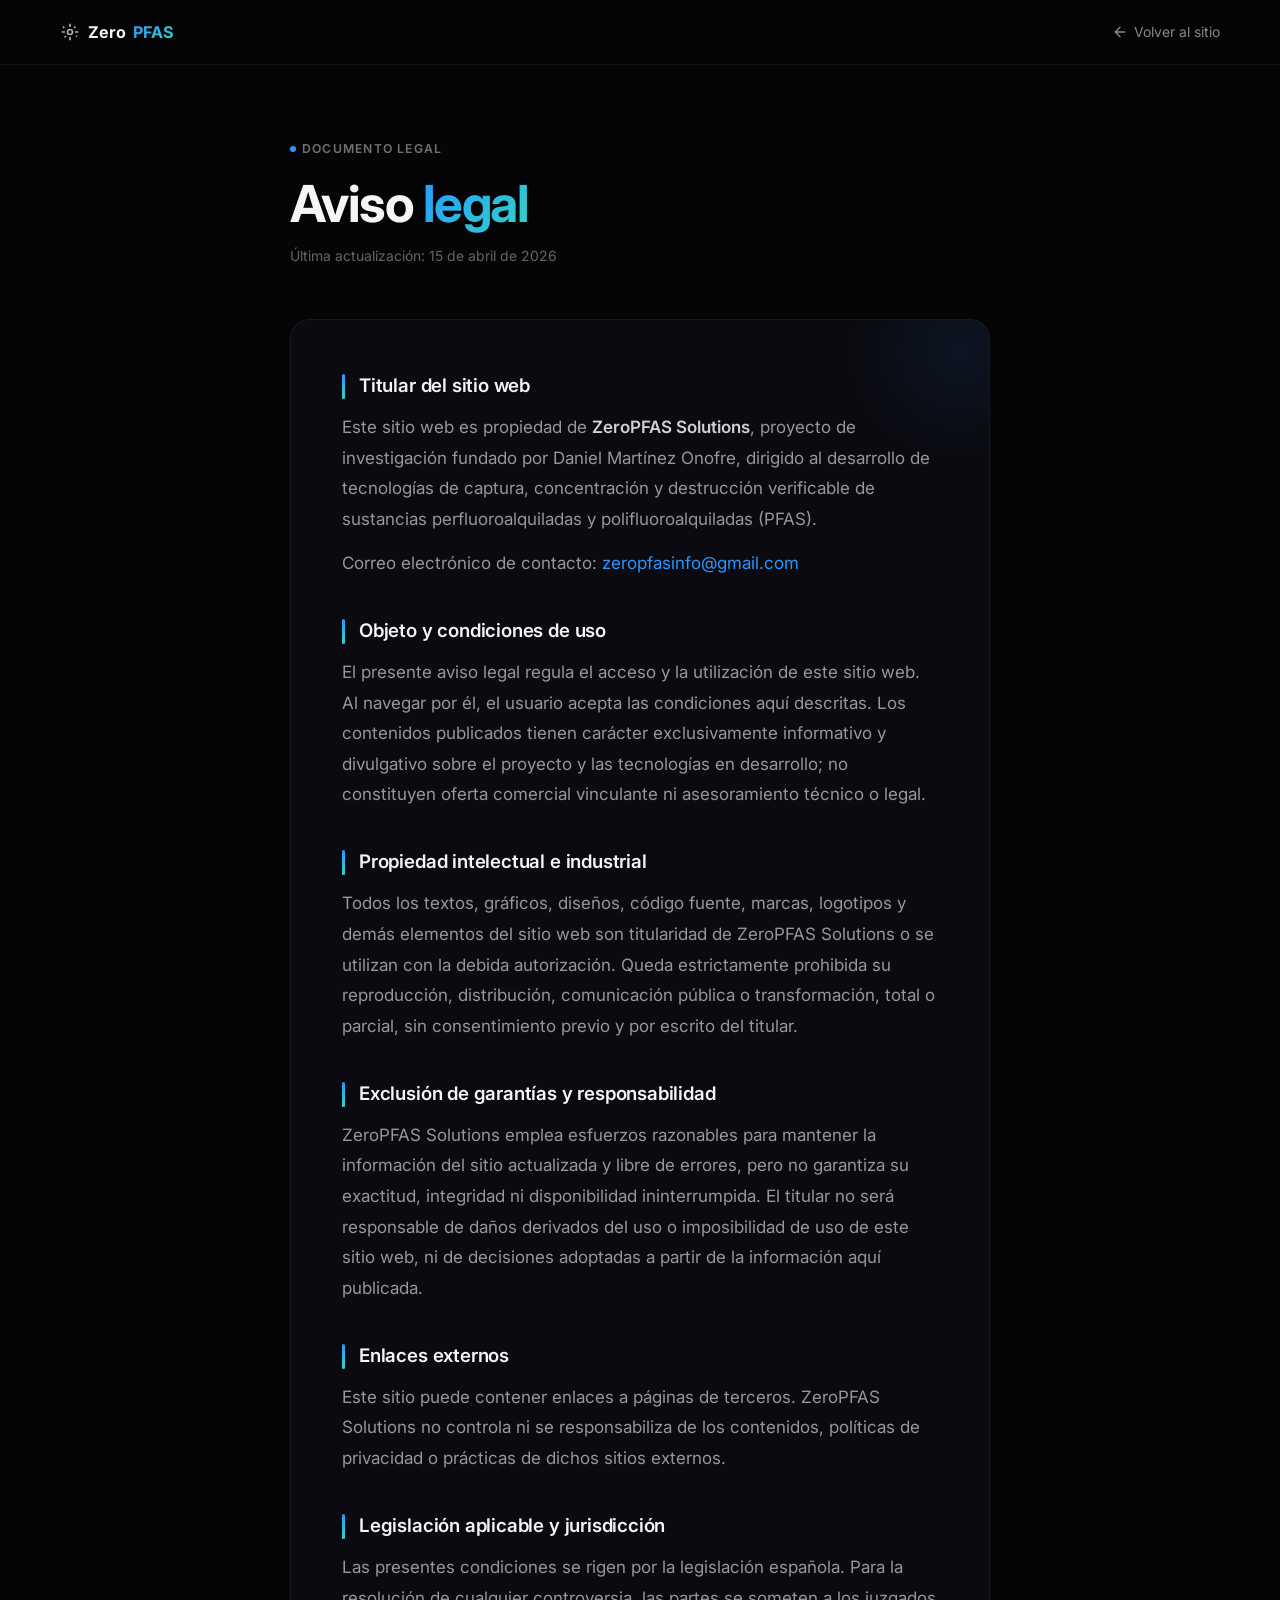
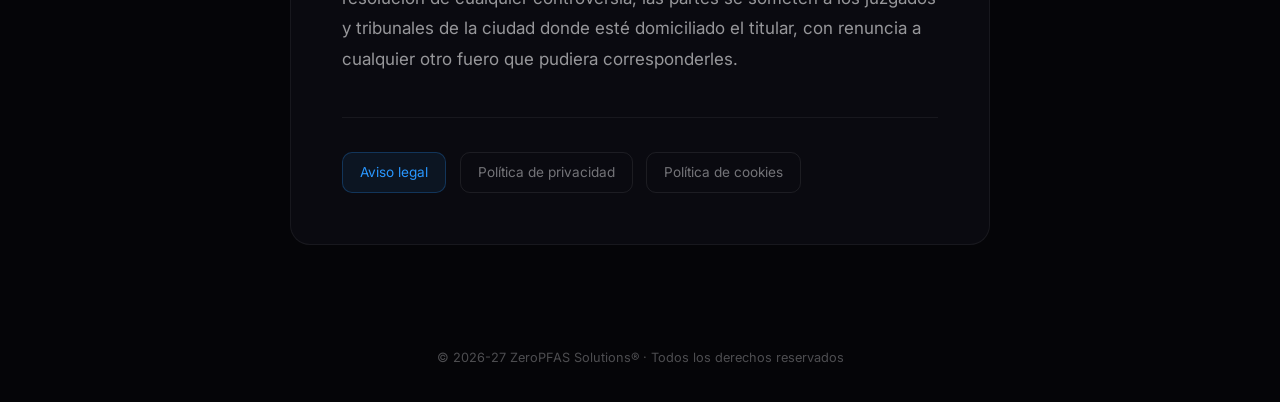
<file: aviso-legal.html>
<!DOCTYPE html>
<html lang="es">
<head>
  <meta charset="UTF-8">
  <meta name="viewport" content="width=device-width, initial-scale=1.0">
  <title>Aviso Legal — ZeroPFAS Solutions</title>
  <meta name="description" content="Aviso legal, condiciones de uso y propiedad intelectual de ZeroPFAS Solutions.">
  <meta name="theme-color" content="#050508">
  <link rel="icon" href="data:image/svg+xml,<svg xmlns='http://www.w3.org/2000/svg' viewBox='0 0 100 100'><text y='.9em' font-size='90'>💧</text></svg>">
  <link rel="preconnect" href="https://fonts.googleapis.com">
  <link rel="preconnect" href="https://fonts.gstatic.com" crossorigin>
  <link href="https://fonts.googleapis.com/css2?family=Inter:wght@300;400;500;600;700&display=swap" rel="stylesheet">
  <style>
    *, *::before, *::after { box-sizing: border-box; margin: 0; padding: 0; }
    html { scroll-behavior: smooth; font-size: 17px; -webkit-font-smoothing: antialiased; }
    body { font-family: 'Inter', -apple-system, BlinkMacSystemFont, sans-serif; background: #050508; color: #f5f5f7; line-height: 1.65; overflow-x: hidden; }
    a { color: inherit; text-decoration: none; }

    /* — Navbar mini — */
    .legal-nav { position: fixed; top: 0; left: 0; width: 100%; z-index: 100; background: rgba(5,5,8,.82); backdrop-filter: blur(18px); -webkit-backdrop-filter: blur(18px); border-bottom: 1px solid rgba(255,255,255,.06); }
    .legal-nav__inner { max-width: 1240px; margin: 0 auto; padding: 0 clamp(20px,4vw,40px); height: 64px; display: flex; align-items: center; justify-content: space-between; }
    .legal-nav__logo { display: flex; align-items: center; gap: 8px; font-weight: 700; font-size: .95rem; letter-spacing: -.01em; }
    .legal-nav__logo svg { opacity: .7; }
    .legal-nav__logo .zero { color: #f5f5f7; }
    .legal-nav__logo .pfas { background: linear-gradient(135deg, #2997ff, #30d5c8); -webkit-background-clip: text; -webkit-text-fill-color: transparent; background-clip: text; }
    .legal-nav__back { font-size: .82rem; color: rgba(245,245,247,.55); transition: color .2s; display: flex; align-items: center; gap: 6px; }
    .legal-nav__back:hover { color: #f5f5f7; }
    .legal-nav__back svg { transition: transform .2s; }
    .legal-nav__back:hover svg { transform: translateX(-3px); }

    /* — Layout — */
    .legal-wrap { max-width: 780px; margin: 0 auto; padding: calc(64px + 4rem) clamp(20px,4vw,40px) 4rem; }

    /* — Header — */
    .legal-header { margin-bottom: 3rem; }
    .legal-header__badge { display: inline-flex; align-items: center; gap: 6px; font-size: .72rem; font-weight: 600; text-transform: uppercase; letter-spacing: .1em; color: rgba(245,245,247,.45); margin-bottom: 1rem; }
    .legal-header__badge::before { content: ''; width: 6px; height: 6px; border-radius: 50%; background: #2997ff; }
    .legal-header h1 { font-size: clamp(2rem, 5vw, 3rem); font-weight: 700; letter-spacing: -.03em; line-height: 1.1; margin-bottom: .75rem; }
    .legal-header h1 span { background: linear-gradient(135deg, #2997ff, #30d5c8); -webkit-background-clip: text; -webkit-text-fill-color: transparent; background-clip: text; }
    .legal-header__date { font-size: .82rem; color: rgba(245,245,247,.4); }

    /* — Content card — */
    .legal-card { background: rgba(14,14,22,.65); border: 1px solid rgba(255,255,255,.06); border-radius: 20px; padding: clamp(2rem,4vw,3rem); position: relative; overflow: hidden; }
    .legal-card::before { content: ''; position: absolute; top: -80px; right: -80px; width: 220px; height: 220px; background: radial-gradient(circle, rgba(41,151,255,.08) 0%, transparent 70%); pointer-events: none; }
    .legal-card h2 { font-size: 1.1rem; font-weight: 600; color: #f5f5f7; margin: 2.2rem 0 .6rem; letter-spacing: -.01em; position: relative; padding-left: 1rem; }
    .legal-card h2::before { content: ''; position: absolute; left: 0; top: 3px; width: 3px; height: calc(100% - 6px); border-radius: 2px; background: linear-gradient(180deg, #2997ff, #30d5c8); }
    .legal-card h2:first-child { margin-top: 0; }
    .legal-card p { color: rgba(245,245,247,.6); line-height: 1.8; margin-bottom: .8rem; }
    .legal-card ul { margin: .5rem 0 1rem 1.2rem; }
    .legal-card li { color: rgba(245,245,247,.6); line-height: 1.8; margin-bottom: .4rem; list-style: none; position: relative; padding-left: 1rem; }
    .legal-card li::before { content: ''; position: absolute; left: 0; top: .7em; width: 5px; height: 5px; border-radius: 50%; background: rgba(41,151,255,.5); }
    .legal-card a { color: #2997ff; transition: color .2s; }
    .legal-card a:hover { color: #30d5c8; }
    .legal-card strong { color: rgba(245,245,247,.85); font-weight: 600; }

    /* — Cross-links — */
    .legal-links { display: flex; flex-wrap: wrap; gap: .8rem; margin-top: 2.5rem; padding-top: 2rem; border-top: 1px solid rgba(255,255,255,.06); }
    .legal-links a { font-size: .8rem; color: rgba(245,245,247,.45); padding: .5rem 1rem; border: 1px solid rgba(255,255,255,.08); border-radius: 10px; transition: all .25s; }
    .legal-links a:hover { color: #f5f5f7; border-color: rgba(41,151,255,.3); background: rgba(41,151,255,.06); }
    .legal-links a.active { color: #2997ff; border-color: rgba(41,151,255,.25); background: rgba(41,151,255,.08); pointer-events: none; }

    /* — Footer mini — */
    .legal-footer { text-align: center; padding: 2rem 1rem; font-size: .75rem; color: rgba(245,245,247,.3); }
  </style>
</head>
<body>

<!-- Navbar -->
<nav class="legal-nav">
  <div class="legal-nav__inner">
    <a href="index.html" class="legal-nav__logo">
      <svg width="20" height="20" viewBox="0 0 24 24" fill="none" stroke="currentColor" stroke-width="2"><circle cx="12" cy="12" r="3"/><path d="M12 2v4m0 12v4M2 12h4m12 0h4m-3.5-6.5L17 7m-10 10-1.5 1.5M20.5 17.5 19 17M5 7 3.5 5.5"/></svg>
      <span class="zero">Zero</span><span class="pfas">PFAS</span>
    </a>
    <a href="index.html" class="legal-nav__back">
      <svg width="16" height="16" viewBox="0 0 24 24" fill="none" stroke="currentColor" stroke-width="2" stroke-linecap="round" stroke-linejoin="round"><path d="M19 12H5m7-7-7 7 7 7"/></svg>
      Volver al sitio
    </a>
  </div>
</nav>

<main class="legal-wrap">
  <!-- Header -->
  <header class="legal-header">
    <div class="legal-header__badge">Documento legal</div>
    <h1>Aviso <span>legal</span></h1>
    <p class="legal-header__date">Última actualización: 15 de abril de 2026</p>
  </header>

  <!-- Content -->
  <div class="legal-card">
    <h2>Titular del sitio web</h2>
    <p>Este sitio web es propiedad de <strong>ZeroPFAS Solutions</strong>, proyecto de investigación fundado por Daniel Martínez Onofre, dirigido al desarrollo de tecnologías de captura, concentración y destrucción verificable de sustancias perfluoroalquiladas y polifluoroalquiladas (PFAS).</p>
    <p>Correo electrónico de contacto: <a href="mailto:zeropfasinfo@gmail.com">zeropfasinfo@gmail.com</a></p>

    <h2>Objeto y condiciones de uso</h2>
    <p>El presente aviso legal regula el acceso y la utilización de este sitio web. Al navegar por él, el usuario acepta las condiciones aquí descritas. Los contenidos publicados tienen carácter exclusivamente informativo y divulgativo sobre el proyecto y las tecnologías en desarrollo; no constituyen oferta comercial vinculante ni asesoramiento técnico o legal.</p>

    <h2>Propiedad intelectual e industrial</h2>
    <p>Todos los textos, gráficos, diseños, código fuente, marcas, logotipos y demás elementos del sitio web son titularidad de ZeroPFAS Solutions o se utilizan con la debida autorización. Queda estrictamente prohibida su reproducción, distribución, comunicación pública o transformación, total o parcial, sin consentimiento previo y por escrito del titular.</p>

    <h2>Exclusión de garantías y responsabilidad</h2>
    <p>ZeroPFAS Solutions emplea esfuerzos razonables para mantener la información del sitio actualizada y libre de errores, pero no garantiza su exactitud, integridad ni disponibilidad ininterrumpida. El titular no será responsable de daños derivados del uso o imposibilidad de uso de este sitio web, ni de decisiones adoptadas a partir de la información aquí publicada.</p>

    <h2>Enlaces externos</h2>
    <p>Este sitio puede contener enlaces a páginas de terceros. ZeroPFAS Solutions no controla ni se responsabiliza de los contenidos, políticas de privacidad o prácticas de dichos sitios externos.</p>

    <h2>Legislación aplicable y jurisdicción</h2>
    <p>Las presentes condiciones se rigen por la legislación española. Para la resolución de cualquier controversia, las partes se someten a los juzgados y tribunales de la ciudad donde esté domiciliado el titular, con renuncia a cualquier otro fuero que pudiera corresponderles.</p>

    <!-- Cross-navigation -->
    <div class="legal-links">
      <a class="active">Aviso legal</a>
      <a href="privacidad.html">Política de privacidad</a>
      <a href="cookies.html">Política de cookies</a>
    </div>
  </div>
</main>

<footer class="legal-footer">
  <p>&copy; 2026-27 ZeroPFAS Solutions&reg; · Todos los derechos reservados</p>
</footer>

</body>
</html>
</file>
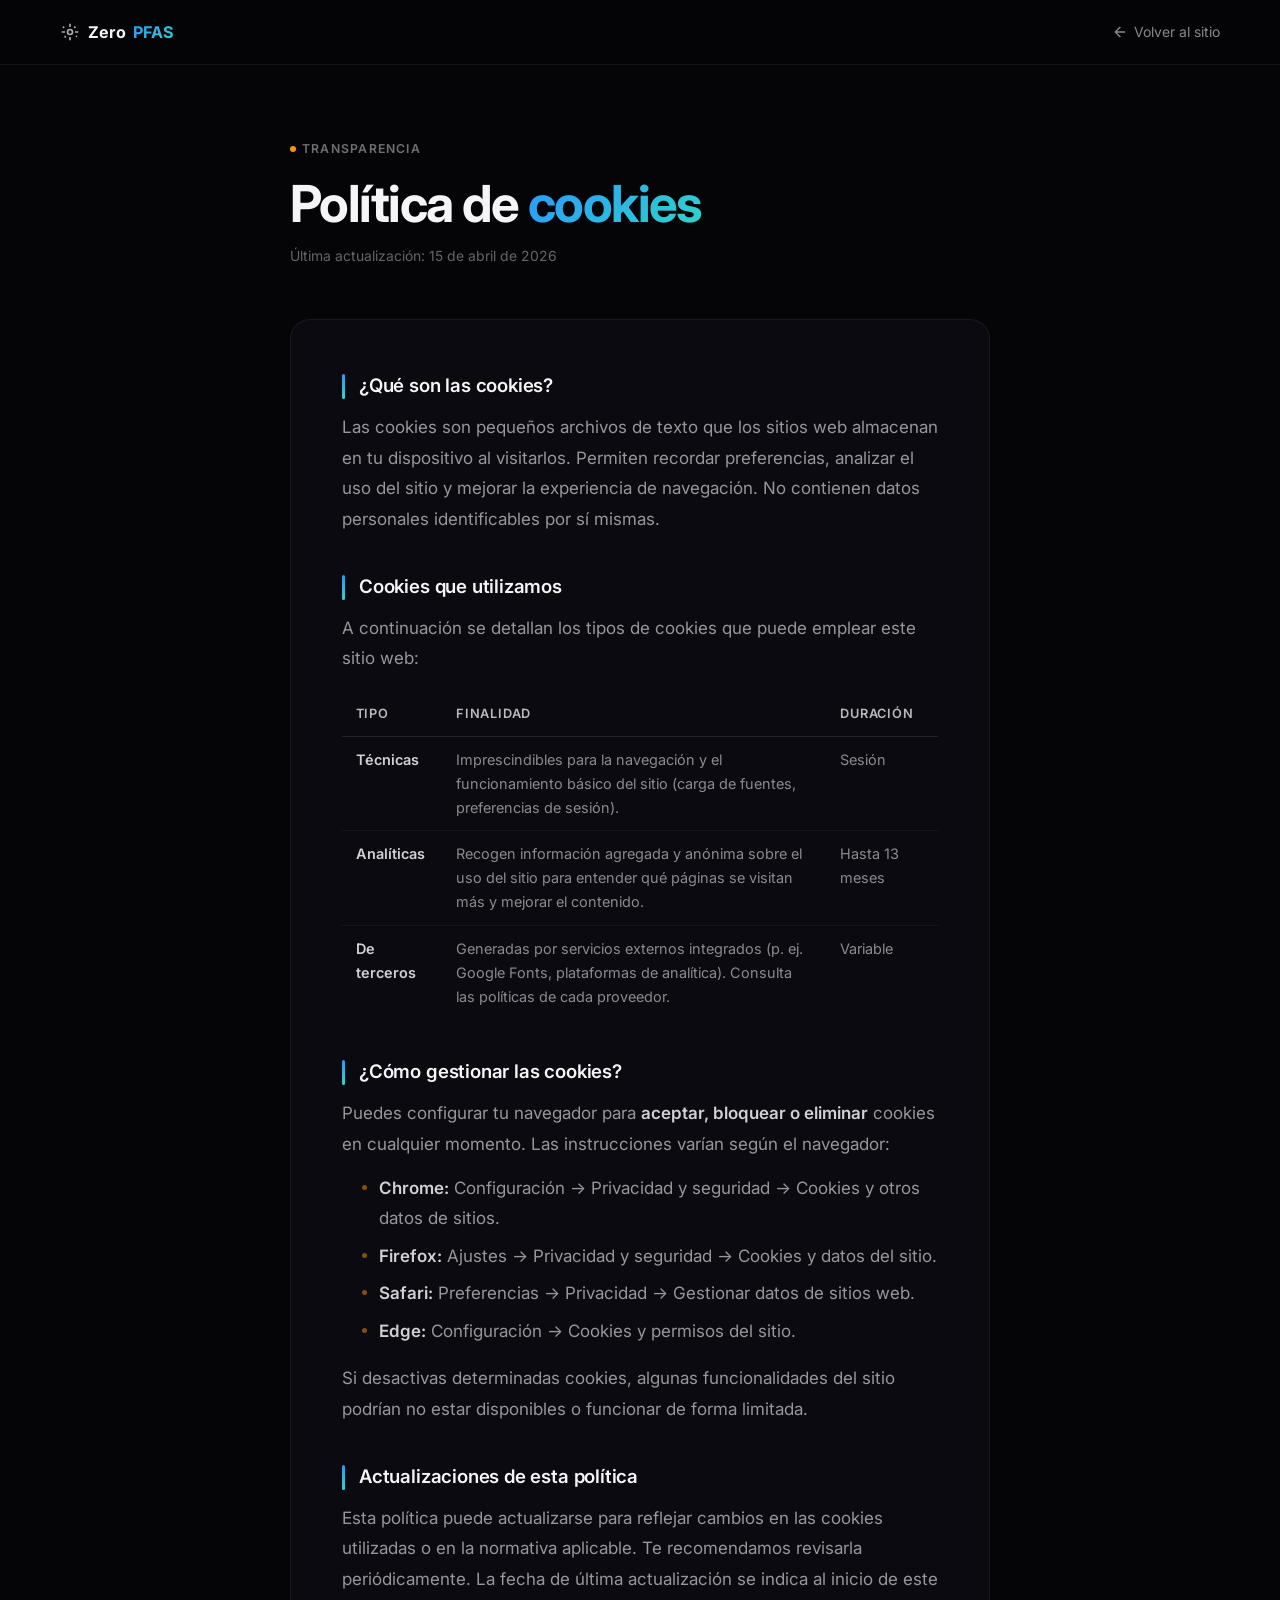
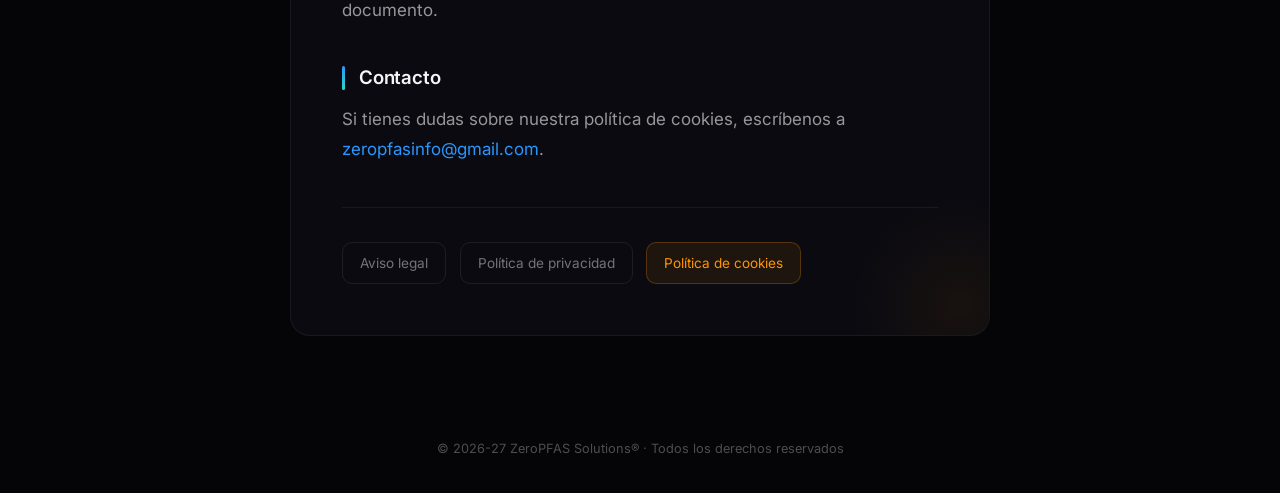
<file: cookies.html>
<!DOCTYPE html>
<html lang="es">
<head>
  <meta charset="UTF-8">
  <meta name="viewport" content="width=device-width, initial-scale=1.0">
  <title>Política de Cookies — ZeroPFAS Solutions</title>
  <meta name="description" content="Política de cookies y tecnologías de rastreo utilizadas en el sitio web de ZeroPFAS Solutions.">
  <meta name="theme-color" content="#050508">
  <link rel="icon" href="data:image/svg+xml,<svg xmlns='http://www.w3.org/2000/svg' viewBox='0 0 100 100'><text y='.9em' font-size='90'>💧</text></svg>">
  <link rel="preconnect" href="https://fonts.googleapis.com">
  <link rel="preconnect" href="https://fonts.gstatic.com" crossorigin>
  <link href="https://fonts.googleapis.com/css2?family=Inter:wght@300;400;500;600;700&display=swap" rel="stylesheet">
  <style>
    *, *::before, *::after { box-sizing: border-box; margin: 0; padding: 0; }
    html { scroll-behavior: smooth; font-size: 17px; -webkit-font-smoothing: antialiased; }
    body { font-family: 'Inter', -apple-system, BlinkMacSystemFont, sans-serif; background: #050508; color: #f5f5f7; line-height: 1.65; overflow-x: hidden; }
    a { color: inherit; text-decoration: none; }

    .legal-nav { position: fixed; top: 0; left: 0; width: 100%; z-index: 100; background: rgba(5,5,8,.82); backdrop-filter: blur(18px); -webkit-backdrop-filter: blur(18px); border-bottom: 1px solid rgba(255,255,255,.06); }
    .legal-nav__inner { max-width: 1240px; margin: 0 auto; padding: 0 clamp(20px,4vw,40px); height: 64px; display: flex; align-items: center; justify-content: space-between; }
    .legal-nav__logo { display: flex; align-items: center; gap: 8px; font-weight: 700; font-size: .95rem; letter-spacing: -.01em; }
    .legal-nav__logo svg { opacity: .7; }
    .legal-nav__logo .zero { color: #f5f5f7; }
    .legal-nav__logo .pfas { background: linear-gradient(135deg, #2997ff, #30d5c8); -webkit-background-clip: text; -webkit-text-fill-color: transparent; background-clip: text; }
    .legal-nav__back { font-size: .82rem; color: rgba(245,245,247,.55); transition: color .2s; display: flex; align-items: center; gap: 6px; }
    .legal-nav__back:hover { color: #f5f5f7; }
    .legal-nav__back svg { transition: transform .2s; }
    .legal-nav__back:hover svg { transform: translateX(-3px); }

    .legal-wrap { max-width: 780px; margin: 0 auto; padding: calc(64px + 4rem) clamp(20px,4vw,40px) 4rem; }

    .legal-header { margin-bottom: 3rem; }
    .legal-header__badge { display: inline-flex; align-items: center; gap: 6px; font-size: .72rem; font-weight: 600; text-transform: uppercase; letter-spacing: .1em; color: rgba(245,245,247,.45); margin-bottom: 1rem; }
    .legal-header__badge::before { content: ''; width: 6px; height: 6px; border-radius: 50%; background: #ff9500; }
    .legal-header h1 { font-size: clamp(2rem, 5vw, 3rem); font-weight: 700; letter-spacing: -.03em; line-height: 1.1; margin-bottom: .75rem; }
    .legal-header h1 span { background: linear-gradient(135deg, #2997ff, #30d5c8); -webkit-background-clip: text; -webkit-text-fill-color: transparent; background-clip: text; }
    .legal-header__date { font-size: .82rem; color: rgba(245,245,247,.4); }

    .legal-card { background: rgba(14,14,22,.65); border: 1px solid rgba(255,255,255,.06); border-radius: 20px; padding: clamp(2rem,4vw,3rem); position: relative; overflow: hidden; }
    .legal-card::before { content: ''; position: absolute; bottom: -80px; right: -80px; width: 220px; height: 220px; background: radial-gradient(circle, rgba(255,149,0,.06) 0%, transparent 70%); pointer-events: none; }
    .legal-card h2 { font-size: 1.1rem; font-weight: 600; color: #f5f5f7; margin: 2.2rem 0 .6rem; letter-spacing: -.01em; position: relative; padding-left: 1rem; }
    .legal-card h2::before { content: ''; position: absolute; left: 0; top: 3px; width: 3px; height: calc(100% - 6px); border-radius: 2px; background: linear-gradient(180deg, #2997ff, #30d5c8); }
    .legal-card h2:first-child { margin-top: 0; }
    .legal-card p { color: rgba(245,245,247,.6); line-height: 1.8; margin-bottom: .8rem; }
    .legal-card ul { margin: .5rem 0 1rem 1.2rem; }
    .legal-card li { color: rgba(245,245,247,.6); line-height: 1.8; margin-bottom: .4rem; list-style: none; position: relative; padding-left: 1rem; }
    .legal-card li::before { content: ''; position: absolute; left: 0; top: .7em; width: 5px; height: 5px; border-radius: 50%; background: rgba(255,149,0,.5); }
    .legal-card a { color: #2997ff; transition: color .2s; }
    .legal-card a:hover { color: #30d5c8; }
    .legal-card strong { color: rgba(245,245,247,.85); font-weight: 600; }

    /* Cookie table */
    .cookie-table { width: 100%; border-collapse: collapse; margin: 1rem 0 1.5rem; font-size: .85rem; }
    .cookie-table th { text-align: left; font-weight: 600; color: rgba(245,245,247,.75); padding: .7rem .8rem; border-bottom: 1px solid rgba(255,255,255,.1); font-size: .75rem; text-transform: uppercase; letter-spacing: .06em; }
    .cookie-table td { padding: .65rem .8rem; color: rgba(245,245,247,.55); border-bottom: 1px solid rgba(255,255,255,.04); vertical-align: top; }
    .cookie-table tr:last-child td { border-bottom: none; }
    .cookie-table code { background: rgba(41,151,255,.08); color: #2997ff; padding: .15em .4em; border-radius: 4px; font-size: .82em; font-family: 'SF Mono', 'Fira Code', monospace; }

    .legal-links { display: flex; flex-wrap: wrap; gap: .8rem; margin-top: 2.5rem; padding-top: 2rem; border-top: 1px solid rgba(255,255,255,.06); }
    .legal-links a { font-size: .8rem; color: rgba(245,245,247,.45); padding: .5rem 1rem; border: 1px solid rgba(255,255,255,.08); border-radius: 10px; transition: all .25s; }
    .legal-links a:hover { color: #f5f5f7; border-color: rgba(41,151,255,.3); background: rgba(41,151,255,.06); }
    .legal-links a.active { color: #ff9500; border-color: rgba(255,149,0,.25); background: rgba(255,149,0,.08); pointer-events: none; }

    .legal-footer { text-align: center; padding: 2rem 1rem; font-size: .75rem; color: rgba(245,245,247,.3); }

    @media (max-width: 600px) {
      .cookie-table { font-size: .78rem; }
      .cookie-table th, .cookie-table td { padding: .5rem .4rem; }
    }
  </style>
</head>
<body>

<nav class="legal-nav">
  <div class="legal-nav__inner">
    <a href="index.html" class="legal-nav__logo">
      <svg width="20" height="20" viewBox="0 0 24 24" fill="none" stroke="currentColor" stroke-width="2"><circle cx="12" cy="12" r="3"/><path d="M12 2v4m0 12v4M2 12h4m12 0h4m-3.5-6.5L17 7m-10 10-1.5 1.5M20.5 17.5 19 17M5 7 3.5 5.5"/></svg>
      <span class="zero">Zero</span><span class="pfas">PFAS</span>
    </a>
    <a href="index.html" class="legal-nav__back">
      <svg width="16" height="16" viewBox="0 0 24 24" fill="none" stroke="currentColor" stroke-width="2" stroke-linecap="round" stroke-linejoin="round"><path d="M19 12H5m7-7-7 7 7 7"/></svg>
      Volver al sitio
    </a>
  </div>
</nav>

<main class="legal-wrap">
  <header class="legal-header">
    <div class="legal-header__badge">Transparencia</div>
    <h1>Política de <span>cookies</span></h1>
    <p class="legal-header__date">Última actualización: 15 de abril de 2026</p>
  </header>

  <div class="legal-card">
    <h2>¿Qué son las cookies?</h2>
    <p>Las cookies son pequeños archivos de texto que los sitios web almacenan en tu dispositivo al visitarlos. Permiten recordar preferencias, analizar el uso del sitio y mejorar la experiencia de navegación. No contienen datos personales identificables por sí mismas.</p>

    <h2>Cookies que utilizamos</h2>
    <p>A continuación se detallan los tipos de cookies que puede emplear este sitio web:</p>

    <table class="cookie-table">
      <thead>
        <tr>
          <th>Tipo</th>
          <th>Finalidad</th>
          <th>Duración</th>
        </tr>
      </thead>
      <tbody>
        <tr>
          <td><strong>Técnicas</strong></td>
          <td>Imprescindibles para la navegación y el funcionamiento básico del sitio (carga de fuentes, preferencias de sesión).</td>
          <td>Sesión</td>
        </tr>
        <tr>
          <td><strong>Analíticas</strong></td>
          <td>Recogen información agregada y anónima sobre el uso del sitio para entender qué páginas se visitan más y mejorar el contenido.</td>
          <td>Hasta 13 meses</td>
        </tr>
        <tr>
          <td><strong>De terceros</strong></td>
          <td>Generadas por servicios externos integrados (p. ej. Google Fonts, plataformas de analítica). Consulta las políticas de cada proveedor.</td>
          <td>Variable</td>
        </tr>
      </tbody>
    </table>

    <h2>¿Cómo gestionar las cookies?</h2>
    <p>Puedes configurar tu navegador para <strong>aceptar, bloquear o eliminar</strong> cookies en cualquier momento. Las instrucciones varían según el navegador:</p>
    <ul>
      <li><strong>Chrome:</strong> Configuración → Privacidad y seguridad → Cookies y otros datos de sitios.</li>
      <li><strong>Firefox:</strong> Ajustes → Privacidad y seguridad → Cookies y datos del sitio.</li>
      <li><strong>Safari:</strong> Preferencias → Privacidad → Gestionar datos de sitios web.</li>
      <li><strong>Edge:</strong> Configuración → Cookies y permisos del sitio.</li>
    </ul>
    <p>Si desactivas determinadas cookies, algunas funcionalidades del sitio podrían no estar disponibles o funcionar de forma limitada.</p>

    <h2>Actualizaciones de esta política</h2>
    <p>Esta política puede actualizarse para reflejar cambios en las cookies utilizadas o en la normativa aplicable. Te recomendamos revisarla periódicamente. La fecha de última actualización se indica al inicio de este documento.</p>

    <h2>Contacto</h2>
    <p>Si tienes dudas sobre nuestra política de cookies, escríbenos a <a href="mailto:zeropfasinfo@gmail.com">zeropfasinfo@gmail.com</a>.</p>

    <div class="legal-links">
      <a href="aviso-legal.html">Aviso legal</a>
      <a href="privacidad.html">Política de privacidad</a>
      <a class="active">Política de cookies</a>
    </div>
  </div>
</main>

<footer class="legal-footer">
  <p>&copy; 2026-27 ZeroPFAS Solutions&reg; · Todos los derechos reservados</p>
</footer>

</body>
</html>
</file>
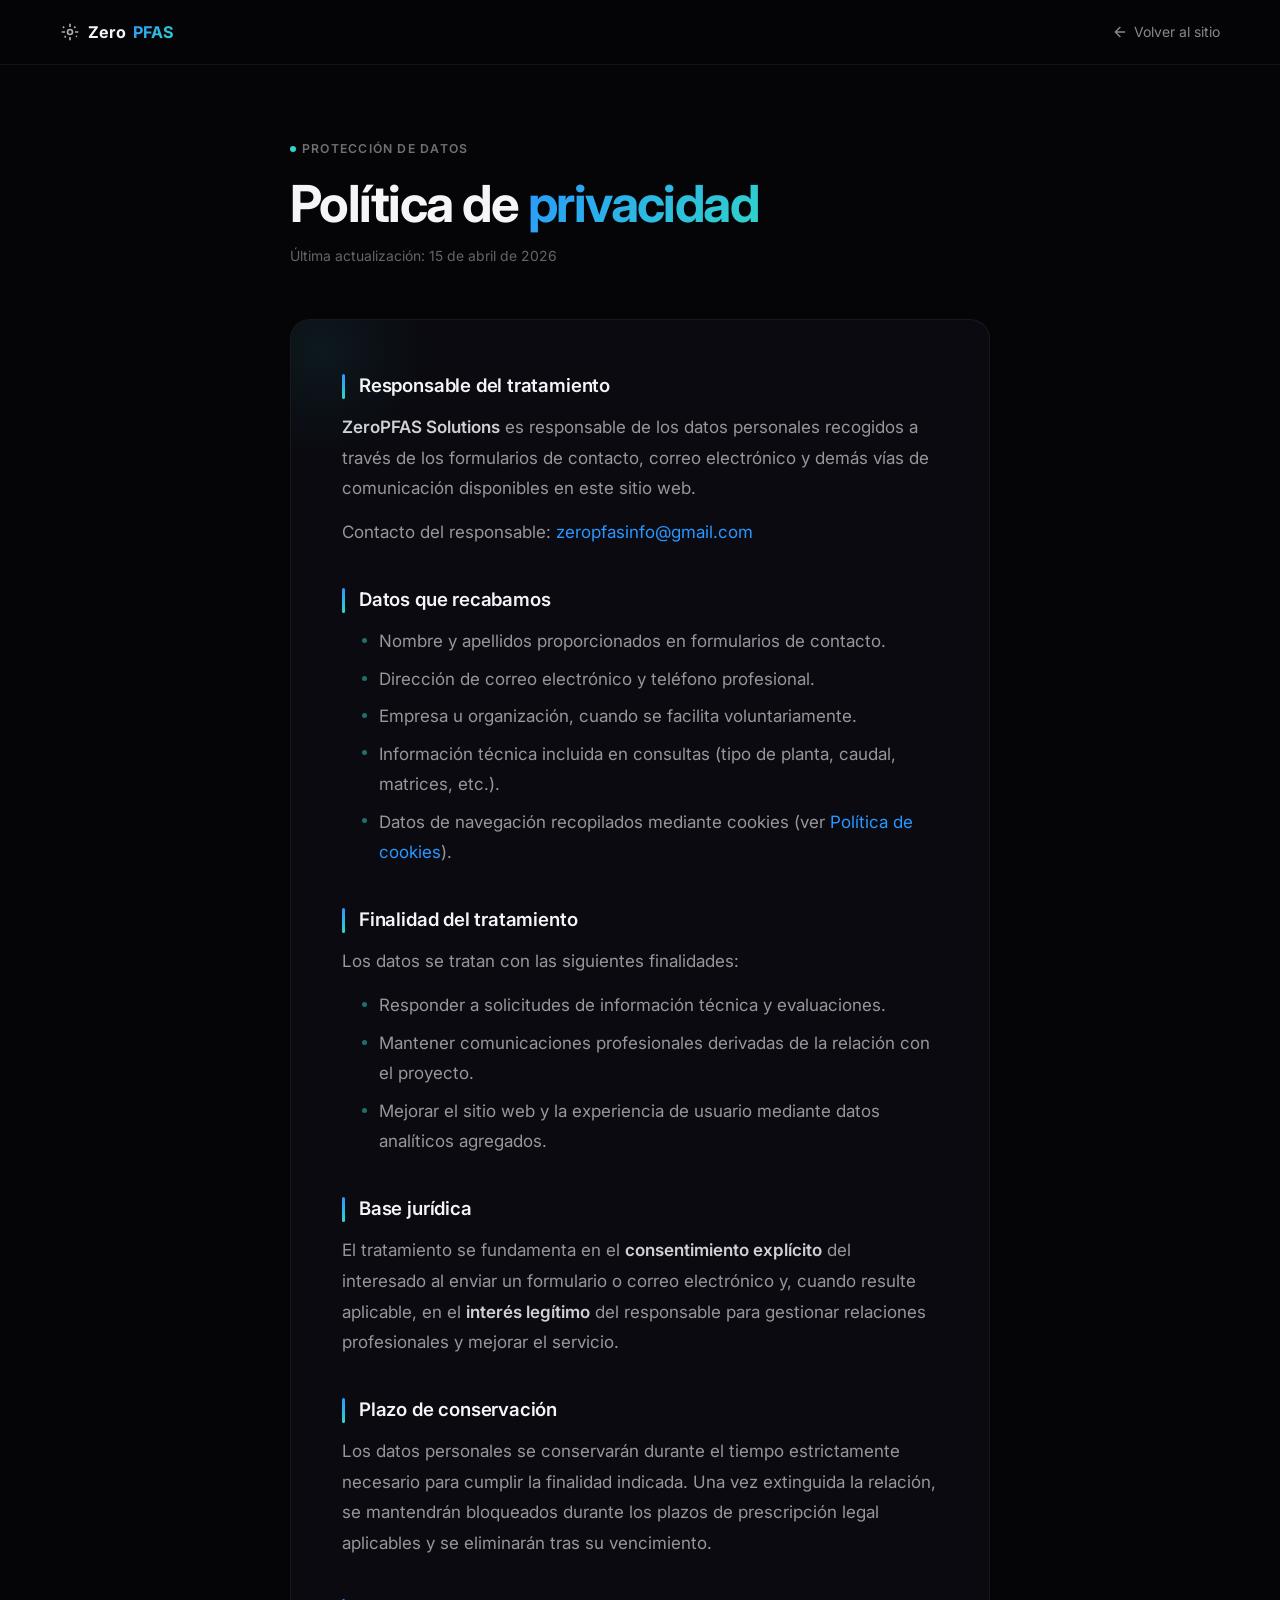
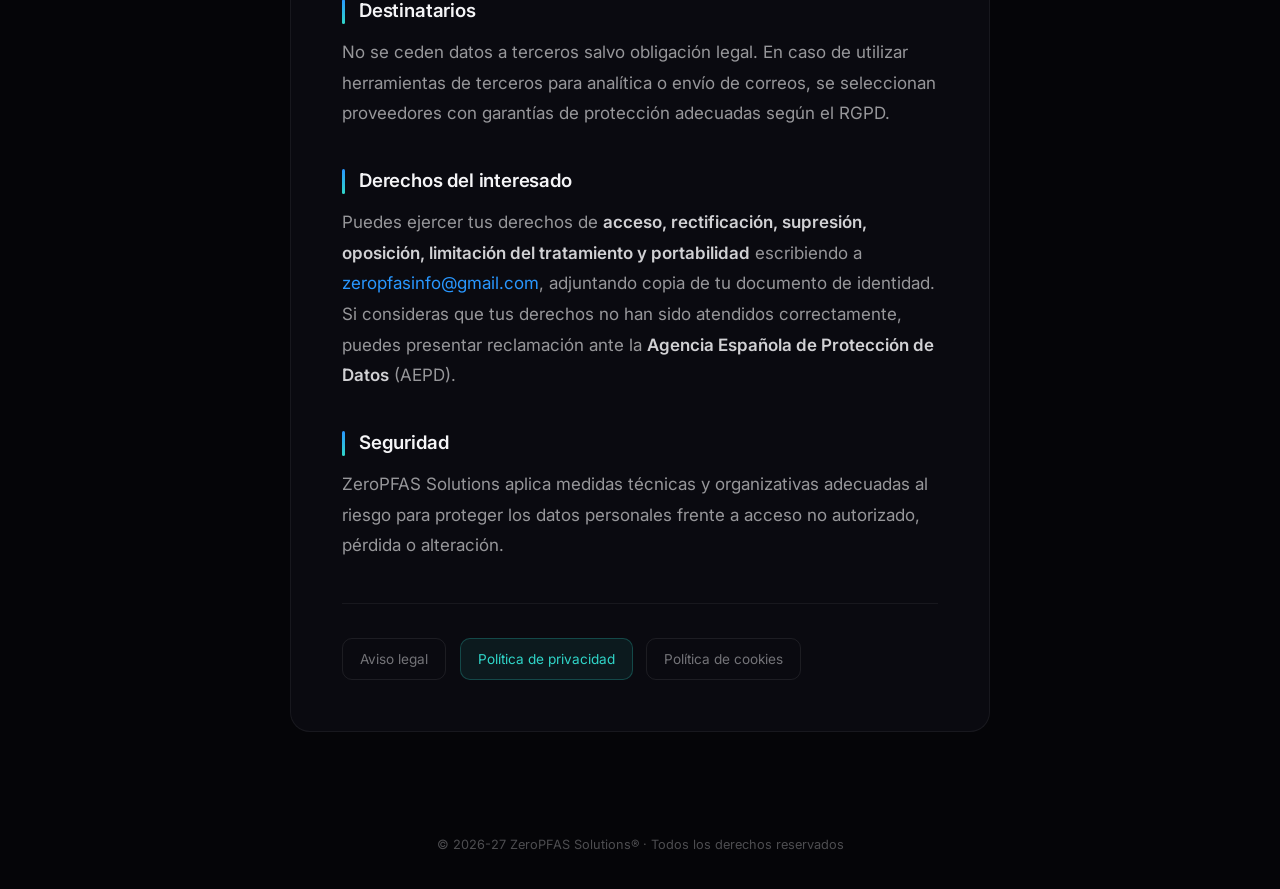
<file: privacidad.html>
<!DOCTYPE html>
<html lang="es">
<head>
  <meta charset="UTF-8">
  <meta name="viewport" content="width=device-width, initial-scale=1.0">
  <title>Política de Privacidad — ZeroPFAS Solutions</title>
  <meta name="description" content="Política de privacidad y protección de datos personales de ZeroPFAS Solutions.">
  <meta name="theme-color" content="#050508">
  <link rel="icon" href="data:image/svg+xml,<svg xmlns='http://www.w3.org/2000/svg' viewBox='0 0 100 100'><text y='.9em' font-size='90'>💧</text></svg>">
  <link rel="preconnect" href="https://fonts.googleapis.com">
  <link rel="preconnect" href="https://fonts.gstatic.com" crossorigin>
  <link href="https://fonts.googleapis.com/css2?family=Inter:wght@300;400;500;600;700&display=swap" rel="stylesheet">
  <style>
    *, *::before, *::after { box-sizing: border-box; margin: 0; padding: 0; }
    html { scroll-behavior: smooth; font-size: 17px; -webkit-font-smoothing: antialiased; }
    body { font-family: 'Inter', -apple-system, BlinkMacSystemFont, sans-serif; background: #050508; color: #f5f5f7; line-height: 1.65; overflow-x: hidden; }
    a { color: inherit; text-decoration: none; }

    .legal-nav { position: fixed; top: 0; left: 0; width: 100%; z-index: 100; background: rgba(5,5,8,.82); backdrop-filter: blur(18px); -webkit-backdrop-filter: blur(18px); border-bottom: 1px solid rgba(255,255,255,.06); }
    .legal-nav__inner { max-width: 1240px; margin: 0 auto; padding: 0 clamp(20px,4vw,40px); height: 64px; display: flex; align-items: center; justify-content: space-between; }
    .legal-nav__logo { display: flex; align-items: center; gap: 8px; font-weight: 700; font-size: .95rem; letter-spacing: -.01em; }
    .legal-nav__logo svg { opacity: .7; }
    .legal-nav__logo .zero { color: #f5f5f7; }
    .legal-nav__logo .pfas { background: linear-gradient(135deg, #2997ff, #30d5c8); -webkit-background-clip: text; -webkit-text-fill-color: transparent; background-clip: text; }
    .legal-nav__back { font-size: .82rem; color: rgba(245,245,247,.55); transition: color .2s; display: flex; align-items: center; gap: 6px; }
    .legal-nav__back:hover { color: #f5f5f7; }
    .legal-nav__back svg { transition: transform .2s; }
    .legal-nav__back:hover svg { transform: translateX(-3px); }

    .legal-wrap { max-width: 780px; margin: 0 auto; padding: calc(64px + 4rem) clamp(20px,4vw,40px) 4rem; }

    .legal-header { margin-bottom: 3rem; }
    .legal-header__badge { display: inline-flex; align-items: center; gap: 6px; font-size: .72rem; font-weight: 600; text-transform: uppercase; letter-spacing: .1em; color: rgba(245,245,247,.45); margin-bottom: 1rem; }
    .legal-header__badge::before { content: ''; width: 6px; height: 6px; border-radius: 50%; background: #30d5c8; }
    .legal-header h1 { font-size: clamp(2rem, 5vw, 3rem); font-weight: 700; letter-spacing: -.03em; line-height: 1.1; margin-bottom: .75rem; }
    .legal-header h1 span { background: linear-gradient(135deg, #2997ff, #30d5c8); -webkit-background-clip: text; -webkit-text-fill-color: transparent; background-clip: text; }
    .legal-header__date { font-size: .82rem; color: rgba(245,245,247,.4); }

    .legal-card { background: rgba(14,14,22,.65); border: 1px solid rgba(255,255,255,.06); border-radius: 20px; padding: clamp(2rem,4vw,3rem); position: relative; overflow: hidden; }
    .legal-card::before { content: ''; position: absolute; top: -80px; left: -80px; width: 220px; height: 220px; background: radial-gradient(circle, rgba(48,213,200,.07) 0%, transparent 70%); pointer-events: none; }
    .legal-card h2 { font-size: 1.1rem; font-weight: 600; color: #f5f5f7; margin: 2.2rem 0 .6rem; letter-spacing: -.01em; position: relative; padding-left: 1rem; }
    .legal-card h2::before { content: ''; position: absolute; left: 0; top: 3px; width: 3px; height: calc(100% - 6px); border-radius: 2px; background: linear-gradient(180deg, #2997ff, #30d5c8); }
    .legal-card h2:first-child { margin-top: 0; }
    .legal-card p { color: rgba(245,245,247,.6); line-height: 1.8; margin-bottom: .8rem; }
    .legal-card ul { margin: .5rem 0 1rem 1.2rem; }
    .legal-card li { color: rgba(245,245,247,.6); line-height: 1.8; margin-bottom: .4rem; list-style: none; position: relative; padding-left: 1rem; }
    .legal-card li::before { content: ''; position: absolute; left: 0; top: .7em; width: 5px; height: 5px; border-radius: 50%; background: rgba(48,213,200,.5); }
    .legal-card a { color: #2997ff; transition: color .2s; }
    .legal-card a:hover { color: #30d5c8; }
    .legal-card strong { color: rgba(245,245,247,.85); font-weight: 600; }

    .legal-links { display: flex; flex-wrap: wrap; gap: .8rem; margin-top: 2.5rem; padding-top: 2rem; border-top: 1px solid rgba(255,255,255,.06); }
    .legal-links a { font-size: .8rem; color: rgba(245,245,247,.45); padding: .5rem 1rem; border: 1px solid rgba(255,255,255,.08); border-radius: 10px; transition: all .25s; }
    .legal-links a:hover { color: #f5f5f7; border-color: rgba(41,151,255,.3); background: rgba(41,151,255,.06); }
    .legal-links a.active { color: #30d5c8; border-color: rgba(48,213,200,.25); background: rgba(48,213,200,.08); pointer-events: none; }

    .legal-footer { text-align: center; padding: 2rem 1rem; font-size: .75rem; color: rgba(245,245,247,.3); }
  </style>
</head>
<body>

<nav class="legal-nav">
  <div class="legal-nav__inner">
    <a href="index.html" class="legal-nav__logo">
      <svg width="20" height="20" viewBox="0 0 24 24" fill="none" stroke="currentColor" stroke-width="2"><circle cx="12" cy="12" r="3"/><path d="M12 2v4m0 12v4M2 12h4m12 0h4m-3.5-6.5L17 7m-10 10-1.5 1.5M20.5 17.5 19 17M5 7 3.5 5.5"/></svg>
      <span class="zero">Zero</span><span class="pfas">PFAS</span>
    </a>
    <a href="index.html" class="legal-nav__back">
      <svg width="16" height="16" viewBox="0 0 24 24" fill="none" stroke="currentColor" stroke-width="2" stroke-linecap="round" stroke-linejoin="round"><path d="M19 12H5m7-7-7 7 7 7"/></svg>
      Volver al sitio
    </a>
  </div>
</nav>

<main class="legal-wrap">
  <header class="legal-header">
    <div class="legal-header__badge">Protección de datos</div>
    <h1>Política de <span>privacidad</span></h1>
    <p class="legal-header__date">Última actualización: 15 de abril de 2026</p>
  </header>

  <div class="legal-card">
    <h2>Responsable del tratamiento</h2>
    <p><strong>ZeroPFAS Solutions</strong> es responsable de los datos personales recogidos a través de los formularios de contacto, correo electrónico y demás vías de comunicación disponibles en este sitio web.</p>
    <p>Contacto del responsable: <a href="mailto:zeropfasinfo@gmail.com">zeropfasinfo@gmail.com</a></p>

    <h2>Datos que recabamos</h2>
    <ul>
      <li>Nombre y apellidos proporcionados en formularios de contacto.</li>
      <li>Dirección de correo electrónico y teléfono profesional.</li>
      <li>Empresa u organización, cuando se facilita voluntariamente.</li>
      <li>Información técnica incluida en consultas (tipo de planta, caudal, matrices, etc.).</li>
      <li>Datos de navegación recopilados mediante cookies (ver <a href="cookies.html">Política de cookies</a>).</li>
    </ul>

    <h2>Finalidad del tratamiento</h2>
    <p>Los datos se tratan con las siguientes finalidades:</p>
    <ul>
      <li>Responder a solicitudes de información técnica y evaluaciones.</li>
      <li>Mantener comunicaciones profesionales derivadas de la relación con el proyecto.</li>
      <li>Mejorar el sitio web y la experiencia de usuario mediante datos analíticos agregados.</li>
    </ul>

    <h2>Base jurídica</h2>
    <p>El tratamiento se fundamenta en el <strong>consentimiento explícito</strong> del interesado al enviar un formulario o correo electrónico y, cuando resulte aplicable, en el <strong>interés legítimo</strong> del responsable para gestionar relaciones profesionales y mejorar el servicio.</p>

    <h2>Plazo de conservación</h2>
    <p>Los datos personales se conservarán durante el tiempo estrictamente necesario para cumplir la finalidad indicada. Una vez extinguida la relación, se mantendrán bloqueados durante los plazos de prescripción legal aplicables y se eliminarán tras su vencimiento.</p>

    <h2>Destinatarios</h2>
    <p>No se ceden datos a terceros salvo obligación legal. En caso de utilizar herramientas de terceros para analítica o envío de correos, se seleccionan proveedores con garantías de protección adecuadas según el RGPD.</p>

    <h2>Derechos del interesado</h2>
    <p>Puedes ejercer tus derechos de <strong>acceso, rectificación, supresión, oposición, limitación del tratamiento y portabilidad</strong> escribiendo a <a href="mailto:zeropfasinfo@gmail.com">zeropfasinfo@gmail.com</a>, adjuntando copia de tu documento de identidad. Si consideras que tus derechos no han sido atendidos correctamente, puedes presentar reclamación ante la <strong>Agencia Española de Protección de Datos</strong> (AEPD).</p>

    <h2>Seguridad</h2>
    <p>ZeroPFAS Solutions aplica medidas técnicas y organizativas adecuadas al riesgo para proteger los datos personales frente a acceso no autorizado, pérdida o alteración.</p>

    <div class="legal-links">
      <a href="aviso-legal.html">Aviso legal</a>
      <a class="active">Política de privacidad</a>
      <a href="cookies.html">Política de cookies</a>
    </div>
  </div>
</main>

<footer class="legal-footer">
  <p>&copy; 2026-27 ZeroPFAS Solutions&reg; · Todos los derechos reservados</p>
</footer>

</body>
</html>
</file>
